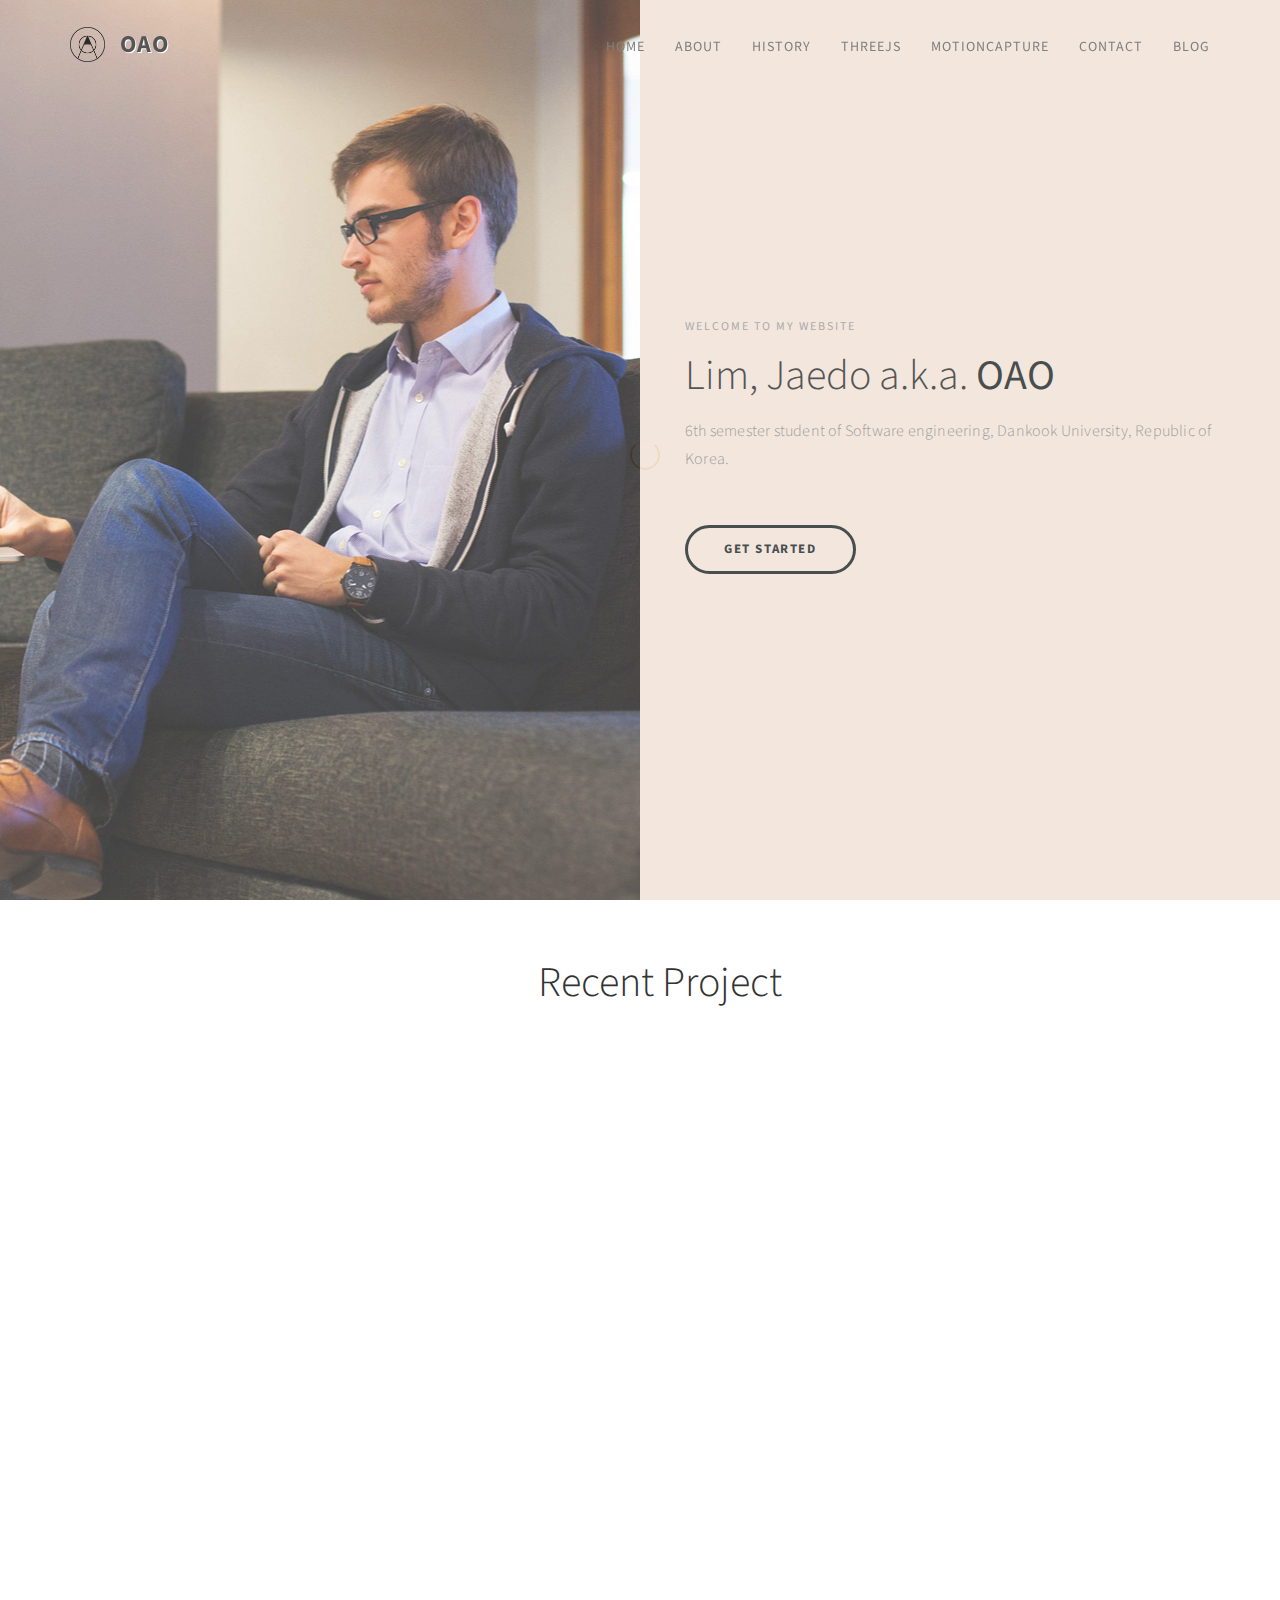
<file: index.html>
<!DOCTYPE html>
<html lang="en">
<head>

    <meta charset="UTF-8">
    <meta http-equiv="X-UA-Compatible" content="IE=Edge">
    <meta name="description" content="">
    <meta name="keywords" content="">
    <meta name="author" content="templatemo">
    <meta name="viewport" content="width=device-width, initial-scale=1, maximum-scale=1">

    <title>OAO's Dev Blog</title>
    <!--
    Stimulus Template
    http://www.templatemo.com/tm-498-stimulus
    -->
    <link rel="stylesheet" href="main/css/bootstrap.min.css">
    <link rel="stylesheet" href="main/css/animate.css">
    <link rel="stylesheet" href="main/css/font-awesome.min.css">
    <link rel="stylesheet" href="main/css/templatemo-style.css">

    <link href="https://fonts.googleapis.com/css?family=Source+Sans+Pro:300,400,700" rel="stylesheet">

</head>
<body data-spy="scroll" data-target=".navbar-collapse" data-offset="50">


<!-- PRE LOADER -->

<div class="preloader">
    <div class="spinner">
        <span class="spinner-rotate"></span>
    </div>
</div>


<!-- Navigation Section -->

<div class="navbar navbar-fixed-top custom-navbar" role="navigation">
    <div class="container">

        <!-- navbar header -->
        <div class="navbar-header">
            <button class="navbar-toggle" data-toggle="collapse" data-target=".navbar-collapse">
                <span class="icon icon-bar"></span>
                <span class="icon icon-bar"></span>
                <span class="icon icon-bar"></span>
            </button>
            <a href="./index.html" class="navbar-brand">
                <img src="./main/images/logo.png" alt="Logo" width="35" height="35">
            </a>
            <a href="./index.html" class="navbar-brand">
                OAO
            </a>
        </div>

        <div class="collapse navbar-collapse">
            <ul class="nav navbar-nav navbar-right">
                <li><a href="./index.html" class="smoothScroll">Home</a></li>
                <li><a href="./about/about.html" class="smoothScroll">About</a></li>
                <li><a href="./history/history.html" class="smoothScroll">History</a></li>
                <li><a href="./threejs/src/BVHnFBX.html" class="smoothScroll">ThreeJS</a></li>
                <li><a href="./motionCapture/motionCap.html" class="smoothScroll">MotionCapture</a></li>
                <li><a href="./contact/contact.html" class="smoothScroll">Contact</a></li>
                <li><a href="https://blog.naver.com/makitmine_" class="smoothScroll">Blog</a></li>
            </ul>
        </div>

    </div>
</div>


<!-- Home Section -->

<section id="home" class="parallax-section">
    <div class="container">
        <div class="row">

            <div class="col-md-6 col-sm-6">
                <div class="home-img"></div>
            </div>

            <div class="col-md-6 col-sm-6">
                <div class="home-thumb">
                    <div class="section-title">
                        <h4 class="wow fadeInUp" data-wow-delay="0.3s">welcome to my website</h4>
                        <h1 class="wow fadeInUp" data-wow-delay="0.5s">Lim, Jaedo a.k.a. <Strong>OAO</Strong></h1>
                        <p class="wow fadeInUp" data-wow-delay="0.7s">6th semester student of Software
                            engineering, Dankook University, Republic of Korea. </p>

                        <a href="./about/about.html" class="wow fadeInUp smoothScroll section-btn btn btn-success"
                           data-wow-delay="1.2s">Get Started</a>

                    </div>
                </div>
            </div>


        </div>
    </div>
</section>
<section style="text-align: center; margin-top:40px;">
    <div class="container">
        <div class="row">
                <ul>
                        <h1 style="margin-bottom:30px;">Recent Project</h1>
                        <iframe width="800" height="450" src="https://www.youtube.com/embed/evu5PrmdKAE"
                                title="YouTube video player" frameborder="0"
                                allow="accelerometer; autoplay; clipboard-write; encrypted-media; gyroscope; picture-in-picture; web-share"
                                allowfullscreen></iframe>
                </ul>
            </div>
        </div>
    </div>
</section>
<!-- Footer Section -->

<footer>
    <div class="container">
        <div class="row">

            <div class="col-md-12 col-sm-12">
                <div class="wow fadeInUp footer-copyright" data-wow-delay="0.3s">
                    <p>Copyright &copy; 2023 Lim, Jaedo

                        | Design: <a href="http://www.google.com/+templatemo" target="_parent">templatemo</a></p>
                </div>
                <ul class="wow fadeInUp social-icon" data-wow-delay="1.2s">
                    <li><a href="https://www.facebook.com/profile.php?id=100010563004237&locale=ko_KR" class="fa fa-facebook"></a></li>
                    <li><a href="https://twitter.com/project_OAO" class="fa fa-twitter"></a></li>
                    <li><a href="https://blog.naver.com/makitmine_" class="fa fa-pagelines"></a></li>
                    <li><a href="https://github.com/Project-OAO" class="fa fa-github"></a></li>
                    <li><a href="https://www.linkedin.com/in/%EC%9E%AC%EB%8F%84-%EC%9E%84-2b3198222/" class="fa fa-linkedin"></a></li>
                </ul>
            </div>

        </div>
    </div>
</footer>

<!-- SCRIPTS -->

<script src="main/js/jquery.js"></script>
<script src="main/js/bootstrap.min.js"></script>
<script src="main/js/jquery.parallax.js"></script>
<script src="main/js/smoothscroll.js"></script>
<script src="main/js/wow.min.js"></script>
<script src="main/js/custom.js"></script>

</body>
</html>
</file>
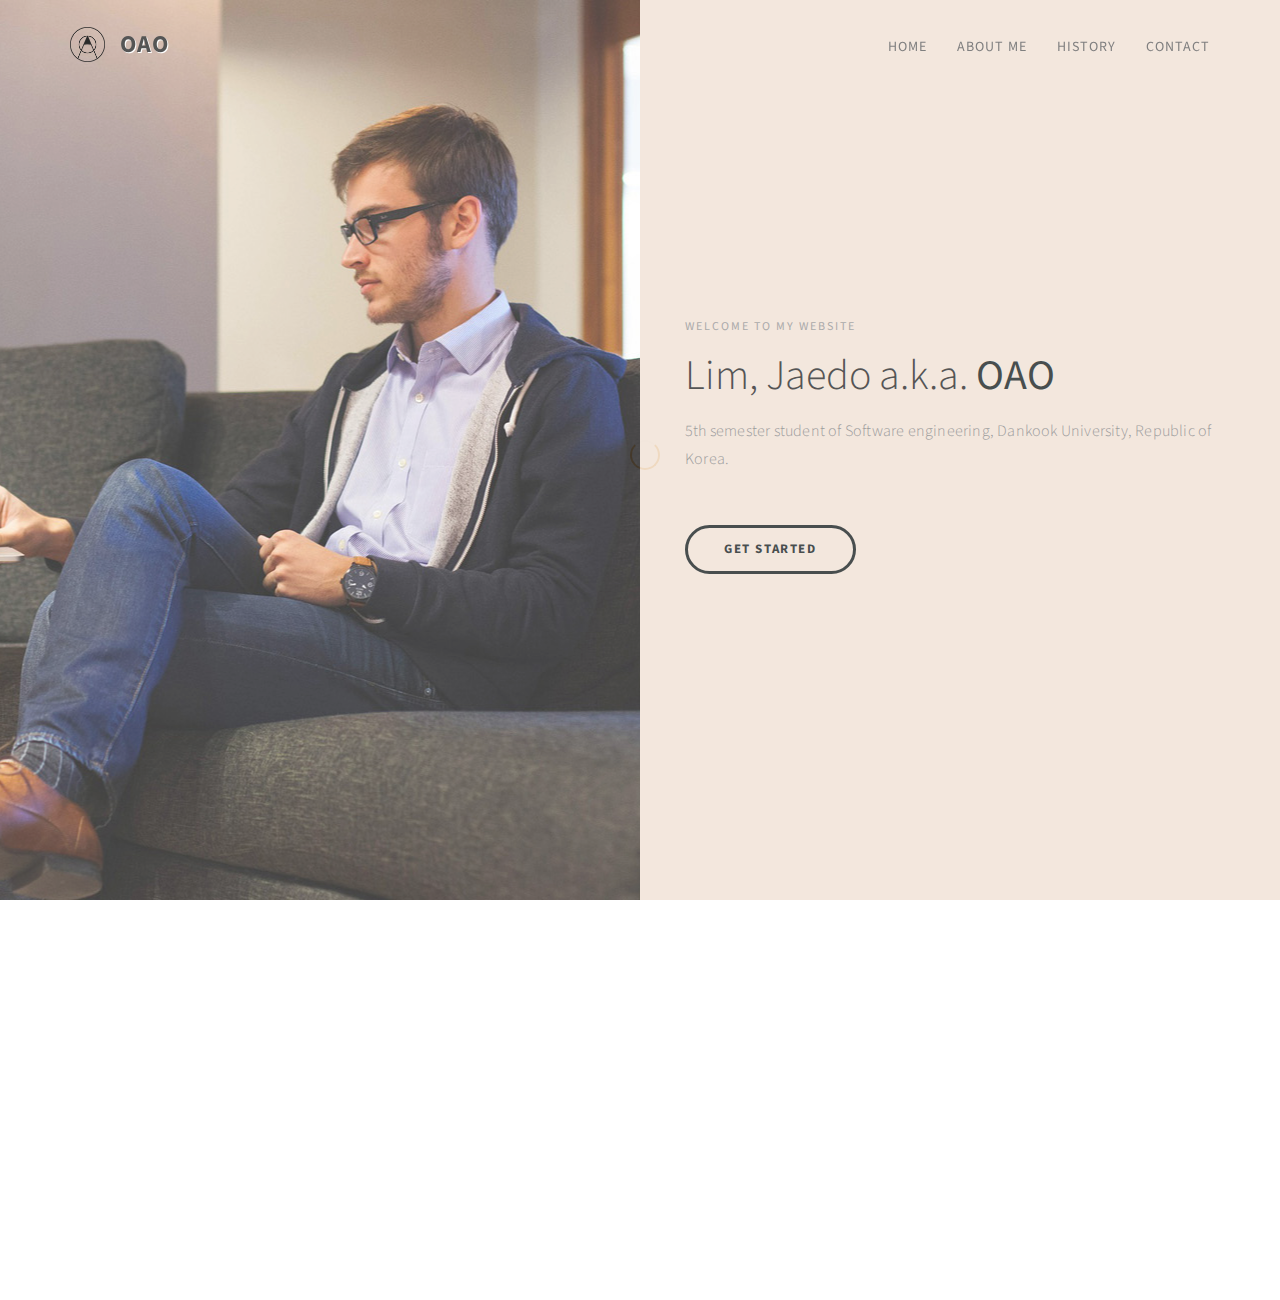
<file: index_backup.html>
<!DOCTYPE html>
<html lang="en">
<head>

    <meta charset="UTF-8">
    <meta http-equiv="X-UA-Compatible" content="IE=Edge">
    <meta name="description" content="">
    <meta name="keywords" content="">
    <meta name="author" content="templatemo">
    <meta name="viewport" content="width=device-width, initial-scale=1, maximum-scale=1">

    <title>OAO's Dev Blog</title>
    <!--
    Stimulus Template
    http://www.templatemo.com/tm-498-stimulus
    -->
    <link rel="stylesheet" href="main/css/bootstrap.min.css">
    <link rel="stylesheet" href="main/css/animate.css">
    <link rel="stylesheet" href="main/css/font-awesome.min.css">
    <link rel="stylesheet" href="main/css/templatemo-style.css">

    <link href="https://fonts.googleapis.com/css?family=Source+Sans+Pro:300,400,700" rel="stylesheet">

</head>
<body data-spy="scroll" data-target=".navbar-collapse" data-offset="50">


<!-- PRE LOADER -->

<div class="preloader">
    <div class="spinner">
        <span class="spinner-rotate"></span>
    </div>
</div>


<!-- Navigation Section -->

<div class="navbar navbar-fixed-top custom-navbar" role="navigation">
    <div class="container">

        <!-- navbar header -->
        <div class="navbar-header">
            <button class="navbar-toggle" data-toggle="collapse" data-target=".navbar-collapse">
                <span class="icon icon-bar"></span>
                <span class="icon icon-bar"></span>
                <span class="icon icon-bar"></span>
            </button>
            <a href="./index.html" class="navbar-brand">
                <img src="/main/images/logo.png" alt="Logo" width="35" height="35">
            </a>
            <a href="./index.html" class="navbar-brand">
                OAO
            </a>
        </div>

        <div class="collapse navbar-collapse">
            <ul class="nav navbar-nav navbar-right">
                <li><a href="./index.html" class="smoothScroll">Home</a></li>
                <li><a href="./about/about.html" class="smoothScroll">About Me</a></li>
                <li><a href="#experience" class="smoothScroll">History</a></li>
                <li><a href="#contact" class="smoothScroll">Contact</a></li>
            </ul>
        </div>

    </div>
</div>


<!-- Home Section -->

<section id="home" class="parallax-section">
    <div class="container">
        <div class="row">

            <div class="col-md-6 col-sm-6">
                <div class="home-img"></div>
            </div>

            <div class="col-md-6 col-sm-6">
                <div class="home-thumb">
                    <div class="section-title">
                        <h4 class="wow fadeInUp" data-wow-delay="0.3s">welcome to my website</h4>
                        <h1 class="wow fadeInUp" data-wow-delay="0.6s">Lim, Jaedo a.k.a. <Strong>OAO</Strong></h1>
                        <p class="wow fadeInUp" data-wow-delay="0.9s">5th semester student of Software
                            engineering, Dankook University, Republic of Korea. </p>

                        <a href="./about/about.html" class="wow fadeInUp smoothScroll section-btn btn btn-success" data-wow-delay="1.4s">Get Started</a>

                    </div>
                </div>
            </div>


        </div>
    </div>
</section>


<!--&lt;!&ndash; About Section &ndash;&gt;-->

<!--<section id="about" class="parallax-section">-->
<!--    <div class="container">-->
<!--        <div class="row">-->

<!--            <div class="col-md-6 col-sm-12">-->
<!--                <div class="about-thumb">-->
<!--                    <div class="wow fadeInUp section-title" data-wow-delay="0.4s">-->
<!--                        <h1>Donec auctor</h1>-->
<!--                        <p class="color-yellow">Sed vulputate vitae diam quis bibendum</p>-->
<!--                    </div>-->
<!--                    <div class="wow fadeInUp" data-wow-delay="0.8s">-->
<!--                        <p>Phasellus vulputate tellus nec tortor varius elementum. Curabitur at pulvinar ante. Duis dui urna, faucibus eget felis eu, iaculis congue sem. Mauris convallis eros massa.</p>-->
<!--                        <p>Quisque viverra iaculis aliquam. Etiam volutpat, justo non aliquam bibendum, sem nibh mollis erat, quis porta odio odio at velit.</p>-->
<!--                    </div>-->
<!--                </div>-->
<!--            </div>-->

<!--            <div class="col-md-3 col-sm-6">-->
<!--                <div class="background-image about-img"></div>-->
<!--&lt;!&ndash;                    <img src="./main/images/about-img.jpg">&ndash;&gt;-->
<!--            </div>-->

<!--            <div class="bg-yellow col-md-3 col-sm-6">-->
<!--                <div class="skill-thumb">-->
<!--                    <div class="wow fadeInUp section-title color-white" data-wow-delay="1.2s">-->
<!--                        <h1>My Skills</h1>-->
<!--                        <p class="color-white">Photoshop . HTML CSS JS . Web Design</p>-->
<!--                    </div>-->

<!--                    <div class=" wow fadeInUp skills-thumb" data-wow-delay="1.6s">-->
<!--                        <strong>Frontend Design</strong>-->
<!--                        <span class="color-white pull-right">90%</span>-->
<!--                        <div class="progress">-->
<!--                            <div class="progress-bar progress-bar-primary" role="progressbar" aria-valuenow="90" aria-valuemin="0" aria-valuemax="100" style="width: 90%;"></div>-->
<!--                        </div>-->

<!--                        <strong>Backend processing</strong>-->
<!--                        <span class="color-white pull-right">70%</span>-->
<!--                        <div class="progress">-->
<!--                            <div class="progress-bar progress-bar-primary" role="progressbar" aria-valuenow="70" aria-valuemin="0" aria-valuemax="100" style="width: 70%;"></div>-->
<!--                        </div>-->

<!--                        <strong>HTML5 & CSS3</strong>-->
<!--                        <span class="color-white pull-right">80%</span>-->
<!--                        <div class="progress">-->
<!--                            <div class="progress-bar progress-bar-primary" role="progressbar" aria-valuenow="80" aria-valuemin="0" aria-valuemax="100" style="width: 80%;"></div>-->
<!--                        </div>-->
<!--                    </div>-->

<!--                </div>-->
<!--            </div>-->

<!--        </div>-->
<!--    </div>-->
<!--</section>-->


<!--&lt;!&ndash; Service Section &ndash;&gt;-->

<!--<section id="service" class="parallax-section">-->
<!--    <div class="container">-->
<!--        <div class="row">-->

<!--            <div class="bg-yellow col-md-3 col-sm-6">-->
<!--                <div class="wow fadeInUp color-white service-thumb" data-wow-delay="0.8s">-->
<!--                    <i class="fa fa-desktop"></i>-->
<!--                    <h3>Interface Design</h3>-->
<!--                    <p class="color-white">Phasellus vulputate tellus nec tortor varius elementum. Curabitur at pulvinar ante.</p>-->
<!--                </div>-->
<!--            </div>-->

<!--            <div class="col-md-3 col-sm-6">-->
<!--                <div class="wow fadeInUp color-white service-thumb" data-wow-delay="1.2s">-->
<!--                    <i class="fa fa-paper-plane"></i>-->
<!--                    <h3>Media Strategy</h3>-->
<!--                    <p class="color-white">Curabitur at pulvinar ante. Duis dui urna, faucibus eget felis eu, iaculis congue sem.</p>-->
<!--                </div>-->
<!--            </div>-->

<!--            <div class="bg-dark col-md-3 col-sm-6">-->
<!--                <div class="wow fadeInUp color-white service-thumb" data-wow-delay="1.6s">-->
<!--                    <i class="fa fa-table"></i>-->
<!--                    <h3>Mobile App</h3>-->
<!--                    <p class="color-white">Mauris convallis eros massa, vitae euismod arcu tempus ut. Quisque viverra iaculis.</p>-->
<!--                </div>-->
<!--            </div>-->

<!--            <div class="bg-white col-md-3 col-sm-6">-->
<!--                <div class="wow fadeInUp service-thumb" data-wow-delay="1.8s">-->
<!--                    <i class="fa fa-html5"></i>-->
<!--                    <h3>Coding</h3>-->
<!--                    <p>Mauris convallis eros massa, vitae euismod arcu tempus ut. Quisque viverra iaculis.</p>-->
<!--                </div>-->
<!--            </div>-->

<!--        </div>-->
<!--    </div>-->
<!--</section>-->


<!--&lt;!&ndash; Experience Section &ndash;&gt;-->

<!--<section id="experience" class="parallax-section">-->
<!--    <div class="container">-->
<!--        <div class="row">-->

<!--            <div class="col-md-6 col-sm-6">-->
<!--                <div class="background-image experience-img"></div>-->
<!--            </div>-->

<!--            <div class="col-md-6 col-sm-6">-->
<!--                <div class="color-white experience-thumb">-->
<!--                    <div class="wow fadeInUp section-title" data-wow-delay="0.8s">-->
<!--                        <h1>My Experiences</h1>-->
<!--                        <p class="color-white">Previous companies and my tasks</p>-->
<!--                    </div>-->

<!--                    <div class="wow fadeInUp color-white media" data-wow-delay="1.2s">-->
<!--                        <div class="media-object media-left">-->
<!--                            <i class="fa fa-laptop"></i>-->
<!--                        </div>-->
<!--                        <div class="media-body">-->
<!--                            <h3 class="media-heading">Graphic Designer <small>2014 Jul - 2015 Sep</small></h3>-->
<!--                            <p class="color-white">Lorem ipsum dolor sit amet, consectetur adipisicing elit.</p>-->
<!--                        </div>-->
<!--                    </div>-->

<!--                    <div class="wow fadeInUp color-white media" data-wow-delay="1.6s">-->
<!--                        <div class="media-object media-left">-->
<!--                            <i class="fa fa-laptop"></i>-->
<!--                        </div>-->
<!--                        <div class="media-body">-->
<!--                            <h3 class="media-heading">Web Designer <small>2015 Oct - 2017 Jan</small></h3>-->
<!--                            <p class="color-white">Lorem ipsum dolor sit amet, consectetur adipisicing elit.</p>-->
<!--                        </div>-->
<!--                    </div>-->

<!--                </div>-->
<!--            </div>-->

<!--        </div>-->
<!--    </div>-->
<!--</section>-->


<!--&lt;!&ndash; Education Section &ndash;&gt;-->

<!--<section id="education" class="parallax-section">-->
<!--    <div class="container">-->
<!--        <div class="row">-->

<!--            <div class="col-md-6 col-sm-6">-->
<!--                <div class="color-white education-thumb">-->
<!--                    <div class="wow fadeInUp section-title" data-wow-delay="0.8s">-->
<!--                        <h1>My Education</h1>-->
<!--                        <p class="color-white">In cursus orci non ipsum gravida dignissim</p>-->
<!--                    </div>-->

<!--                    <div class="wow fadeInUp color-white media" data-wow-delay="1.2s">-->
<!--                        <div class="media-object media-left">-->
<!--                            <i class="fa fa-laptop"></i>-->
<!--                        </div>-->
<!--                        <div class="media-body">-->
<!--                            <h3 class="media-heading">Master in Design <small>2012 Jan - 2014 May</small></h3>-->
<!--                            <p class="color-white">Etiam iaculis elit in mauris ullamcorper auctor. Proin a sapien id orci ullamcorper dignissim eu in neque. </p>-->
<!--                        </div>-->
<!--                    </div>-->

<!--                    <div class="wow fadeInUp color-white media" data-wow-delay="1.6s">-->
<!--                        <div class="media-object media-left">-->
<!--                            <i class="fa fa-laptop"></i>-->
<!--                        </div>-->
<!--                        <div class="media-body">-->
<!--                            <h3 class="media-heading">Bachelor of Arts <small>2008 May - 2011 Dec</small></h3>-->
<!--                            <p class="color-white">Orci varius natoque penatibus et magnis dis parturient montes, nascetur ridiculus mus.</p>-->
<!--                        </div>-->
<!--                    </div>-->

<!--                </div>-->
<!--            </div>-->

<!--            <div class="col-md-6 col-sm-6">-->
<!--                <div class="background-image education-img"></div>-->
<!--            </div>-->

<!--        </div>-->
<!--    </div>-->
<!--</section>-->


<!--&lt;!&ndash; Quotes Section &ndash;&gt;-->

<!--<section id="quotes" class="parallax-section">-->
<!--    <div class="overlay"></div>-->
<!--    <div class="container">-->
<!--        <div class="row">-->

<!--            <div class="col-md-offset-1 col-md-10 col-sm-12">-->
<!--                <i class="wow fadeInUp fa fa-star" data-wow-delay="0.6s"></i>-->
<!--                <h2 class="wow fadeInUp" data-wow-delay="0.8s">Proin lobortis eu diam et facilisis. Fusce nisi nibh, molestie in vestibulum quis, auctor et orci.</h2>-->
<!--                <p class="wow fadeInUp" data-wow-delay="1s">Curabitur at pulvinar ante. Duis dui urna, faucibus eget felis eu, iaculis congue sem.</p>-->
<!--            </div>-->

<!--        </div>-->
<!--    </div>-->
<!--</section>-->


<!--&lt;!&ndash; Contact Section &ndash;&gt;-->

<!--<section id="contact" class="parallax-section">-->
<!--    <div class="container">-->
<!--        <div class="row">-->

<!--            <div class="col-md-6 col-sm-12">-->
<!--                <div class="contact-form">-->
<!--                    <div class="wow fadeInUp section-title" data-wow-delay="0.2s">-->
<!--                        <h1 class="color-white">Say hello..</h1>-->
<!--                        <p class="color-white">Integer ut consectetur est. In cursus orci non ipsum gravida dignissim.</p>-->
<!--                    </div>-->

<!--                    <div id="contact-form">-->
<!--                        <form action="#template-mo" method="post">-->
<!--                            <div class="wow fadeInUp" data-wow-delay="1s">-->
<!--                                <input name="fullname" type="text" class="form-control" id="fullname" placeholder="Your Name">-->
<!--                            </div>-->
<!--                            <div class="wow fadeInUp" data-wow-delay="1.2s">-->
<!--                                <input name="email" type="email" class="form-control" id="email" placeholder="Your Email">-->
<!--                            </div>-->
<!--                            <div class="wow fadeInUp" data-wow-delay="1.4s">-->
<!--                                <textarea name="message" rows="5" class="form-control" id="message" placeholder="Write your message..."></textarea>-->
<!--                            </div>-->
<!--                            <div class="wow fadeInUp col-md-6 col-sm-8" data-wow-delay="1.6s">-->
<!--                                <input name="submit" type="submit" class="form-control" id="submit" value="Send">-->
<!--                            </div>-->
<!--                        </form>-->
<!--                    </div>-->

<!--                </div>-->
<!--            </div>-->

<!--            <div class="col-md-3 col-sm-6">-->
<!--                <div class="background-image contact-img"></div>-->
<!--            </div>-->

<!--            <div class="bg-dark col-md-3 col-sm-6">-->
<!--                <div class="contact-thumb">-->
<!--                    <div class="wow fadeInUp contact-info" data-wow-delay="0.6s">-->
<!--                        <h3 class="color-white">Visit my office</h3>-->
<!--                        <p>456 New Street 22000, New York City, USA</p>-->
<!--                    </div>-->

<!--                    <div class="wow fadeInUp contact-info" data-wow-delay="0.8s">-->
<!--                        <h3 class="color-white">Contact.</h3>-->
<!--                        <p><i class="fa fa-phone"></i> 01-0110-0220</p>-->
<!--                        <p><i class="fa fa-envelope-o"></i> <a href="mailto:hello@company.co">hello@company.co</a></p>-->
<!--                        <p><i class="fa fa-globe"></i> <a href="#">company.co</a></p>-->
<!--                    </div>-->

<!--                </div>-->
<!--            </div>-->

<!--        </div>-->
<!--    </div>-->
<!--</section>-->


<!-- Footer Section -->

<footer>
    <div class="container">
        <div class="row">

            <div class="col-md-12 col-sm-12">
                <div class="wow fadeInUp footer-copyright" data-wow-delay="0.6s">
                    <p>Copyright &copy; 2023 Lim, Jaedo

                        | Design: <a href="http://www.google.com/+templatemo" target="_parent">templatemo</a></p>
                </div>
                <ul class="wow fadeInUp social-icon" data-wow-delay="0.8s">
                    <li><a href="https://www.facebook.com/profile.php?id=100010563004237&locale=ko_KR" class="fa fa-facebook"></a></li>
                    <li><a href="https://twitter.com/project_OAO" class="fa fa-twitter"></a></li>
                    <li><a href="https://blog.naver.com/makitmine_" class="fa fa-pagelines"></a></li>
                    <li><a href="https://github.com/Project-OAO" class="fa fa-github"></a></li>
                    <li><a href="https://www.linkedin.com/in/%EC%9E%AC%EB%8F%84-%EC%9E%84-2b3198222/" class="fa fa-linkedin"></a></li>
                </ul>
            </div>

        </div>
    </div>
</footer>

<!-- SCRIPTS -->

<script src="main/js/jquery.js"></script>
<script src="main/js/bootstrap.min.js"></script>
<script src="main/js/jquery.parallax.js"></script>
<script src="main/js/smoothscroll.js"></script>
<script src="main/js/wow.min.js"></script>
<script src="main/js/custom.js"></script>

</body>
</html>
</file>
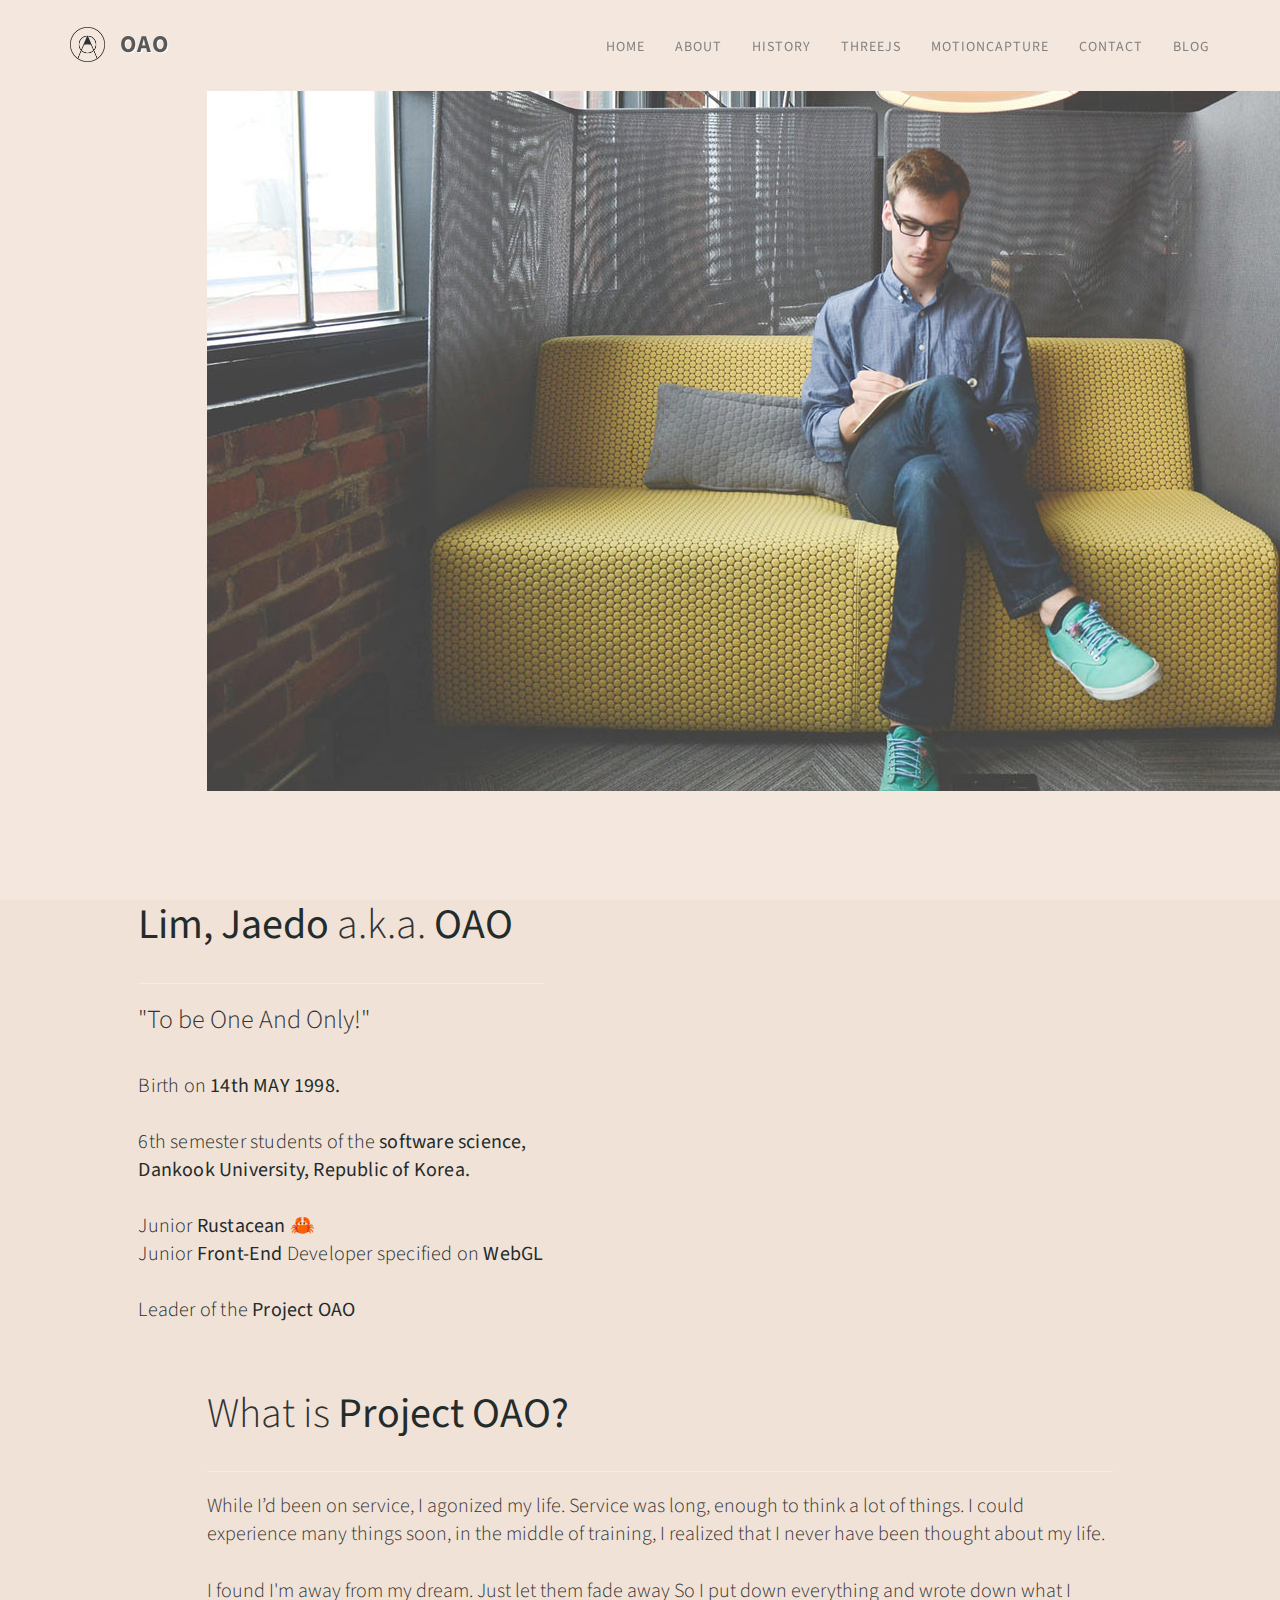
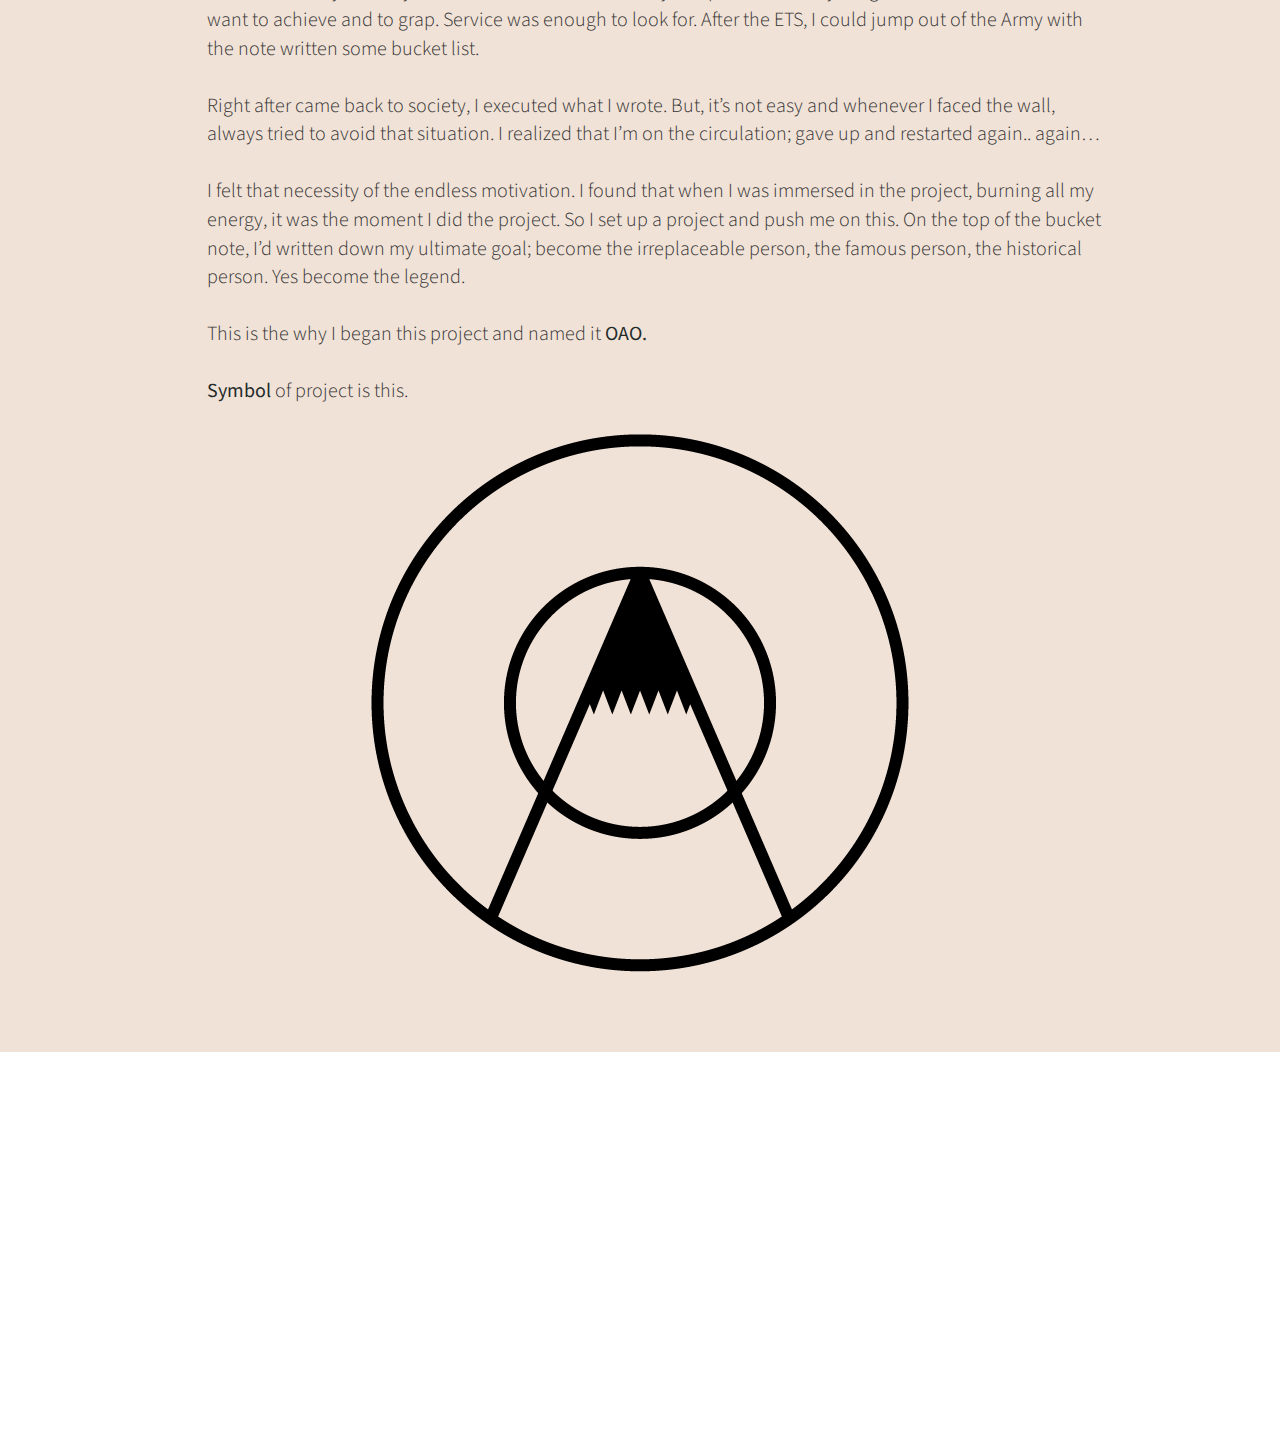
<file: about/about.html>
<!DOCTYPE html>
<html lang="en">
<head>

    <meta charset="UTF-8">
    <meta http-equiv="X-UA-Compatible" content="IE=Edge">
    <meta name="description" content="">
    <meta name="keywords" content="">
    <meta name="author" content="templatemo">
    <meta name="viewport" content="width=device-width, initial-scale=1, maximum-scale=1">

    <title>OAO's Dev Blog</title>
    <!--
    Stimulus Template
    http://www.templatemo.com/tm-498-stimulus
    -->
    <link rel="stylesheet" href="../main/css/bootstrap.min.css">
    <link rel="stylesheet" href="../main/css/animate.css">
    <link rel="stylesheet" href="../main/css/font-awesome.min.css">
    <link rel="stylesheet" href="../main/css/rust.css">
    <link rel="stylesheet" href="./css/about.css">

    <link href="https://fonts.googleapis.com/css?family=Source+Sans+Pro:300,400,700" rel="stylesheet">

</head>
<body data-spy="scroll" data-target=".navbar-collapse" data-offset="50">

<!-- PRE LOADER -->

<div class="preloader">
    <div class="spinner">
        <span class="spinner-rotate"></span>
    </div>
</div>

<!-- Navigation Section -->
<div class="bg_color">
<div class="navbar navbar-fixed-top custom-navbar" role="navigation">
    <div class="container">

        <!-- navbar header -->
        <div class="navbar-header">
            <button class="navbar-toggle" data-toggle="collapse" data-target=".navbar-collapse">
                <span class="icon icon-bar"></span>
                <span class="icon icon-bar"></span>
                <span class="icon icon-bar"></span>
            </button>
            <a href="../index.html" class="navbar-brand">
                <img src="../main/images/logo.png" alt="Logo" width="35" height="35">
            </a>
            <a href="../index.html" class="navbar-brand">
                OAO
            </a>
        </div>

        <div class="collapse navbar-collapse">
            <ul class="nav navbar-nav navbar-right">
                <li><a href="../index.html" class="smoothScroll">Home</a></li>
                <li><a href="./about.html" class="smoothScroll">About</a></li>
                <li><a href="../history/history.html" class="smoothScroll">History</a></li>
                <li><a href="../threejs/src/BVHnFBX.html" class="smoothScroll">ThreeJS</a></li>
                <li><a href="../motionCapture/motionCap.html" class="smoothScroll">MotionCapture</a></li>
                <li><a href="../contact/contact.html" class="smoothScroll">Contact</a></li>
                <li><a href="https://blog.naver.com/makitmine_" class="smoothScroll">Blog</a></li>
            </ul>
        </div>

    </div>
</div>

<section class="parallax-section">
    <div class="container">
        <div class="introduction_1">
            <img id="about-img" src="../main/images/about-img.jpg">
        </div>
        <div class="introduction_2">
            <h1>
                <Strong>Lim, Jaedo</Strong> a.k.a. <strong>OAO</strong>
            </h1>
            <hr>
            <h3>"To be One And Only!"</h3>
            <br>
            <p class="about_body">
                Birth on <strong>14th MAY 1998.</strong>
                <br><br>
                6th semester students of the <strong>software science, <br>Dankook University, Republic of
                Korea.</strong>
                <br><br>
                Junior <strong>Rustacean</strong> 🦀<br>
                Junior <strong>Front-End</strong> Developer specified on <strong>WebGL</strong>
                <br><br>
                Leader of the <Strong>Project OAO</Strong>
            </p>
        </div>
    </div>
</section>
<section class='parallax-section'>
    <div class="container">
        <div class="introduction_3">
            <h1>What is <strong>Project OAO?</strong></h1>
            <hr>
            While I’d been on service, I agonized my life. Service was long, enough to think a lot of things. I could
            experience many things soon, in the middle of training, I realized that I never have been thought about my
            life.
            <br><br>
            I found I'm away from my dream. Just let them fade away So I put down everything and wrote down what I want
            to
            achieve and to grap.
            Service was enough to look for. After the ETS, I could jump out of the Army with the note written some
            bucket list.
            <br><br>
            Right after came back to society, I executed what I wrote. But, it’s not easy and whenever I faced the wall, always tried to avoid that situation. I realized that I’m on the circulation; gave up and restarted again.. again…
            <br><br>
            I felt that necessity of the endless motivation. I found that when I was immersed in the project, burning
            all my energy, it was the moment I did the project. So I
            set up a project and push me on this. On the top of the bucket note, I’d written down my ultimate
            goal; become the irreplaceable person, the famous person, the historical person. Yes become the legend.
            <br><br>
            This is the why I began this project and named it <strong>OAO.</strong>
            <br><br>
            <strong>Symbol</strong> of project is this.
            <br><br>

        </div>
        <div id="img_center">
            <img src="../main/images/logo.png">
        </div>
    </div>
</section>
</div>

<!-- Footer Section -->

<footer id="footer">
    <div class="container">
        <div class="row">

            <div class="col-md-12 col-sm-12">
                <div class="wow fadeInUp footer-copyright" >
                    <p>Copyright &copy; 2023 Lim, Jaedo

                        | Design: <a href="http://www.google.com/+templatemo" target="_parent">templatemo</a></p>
                </div>
                <ul class="wow fadeInUp social-icon" >
                    <li><a href="https://www.facebook.com/profile.php?id=100010563004237&locale=ko_KR"
                           class="fa fa-facebook"></a></li>
                    <li><a href="https://twitter.com/project_OAO" class="fa fa-twitter"></a></li>
                    <li><a href="https://blog.naver.com/makitmine_" class="fa fa-pagelines"></a></li>
                    <li><a href="https://github.com/Project-OAO" class="fa fa-github"></a></li>
                    <li><a href="https://www.linkedin.com/in/%EC%9E%AC%EB%8F%84-%EC%9E%84-2b3198222/"
                           class="fa fa-linkedin"></a></li>
                </ul>
            </div>

        </div>
    </div>
</footer>

<!-- SCRIPTS -->

<script src="../main/js/jquery.js"></script>
<script src="../main/js/bootstrap.min.js"></script>
<script src="../main/js/jquery.parallax.js"></script>
<script src="../main/js/smoothscroll.js"></script>
<script src="../main/js/wow.min.js"></script>
<script src="../main/js/custom.js"></script>
</body>
</html>
</file>
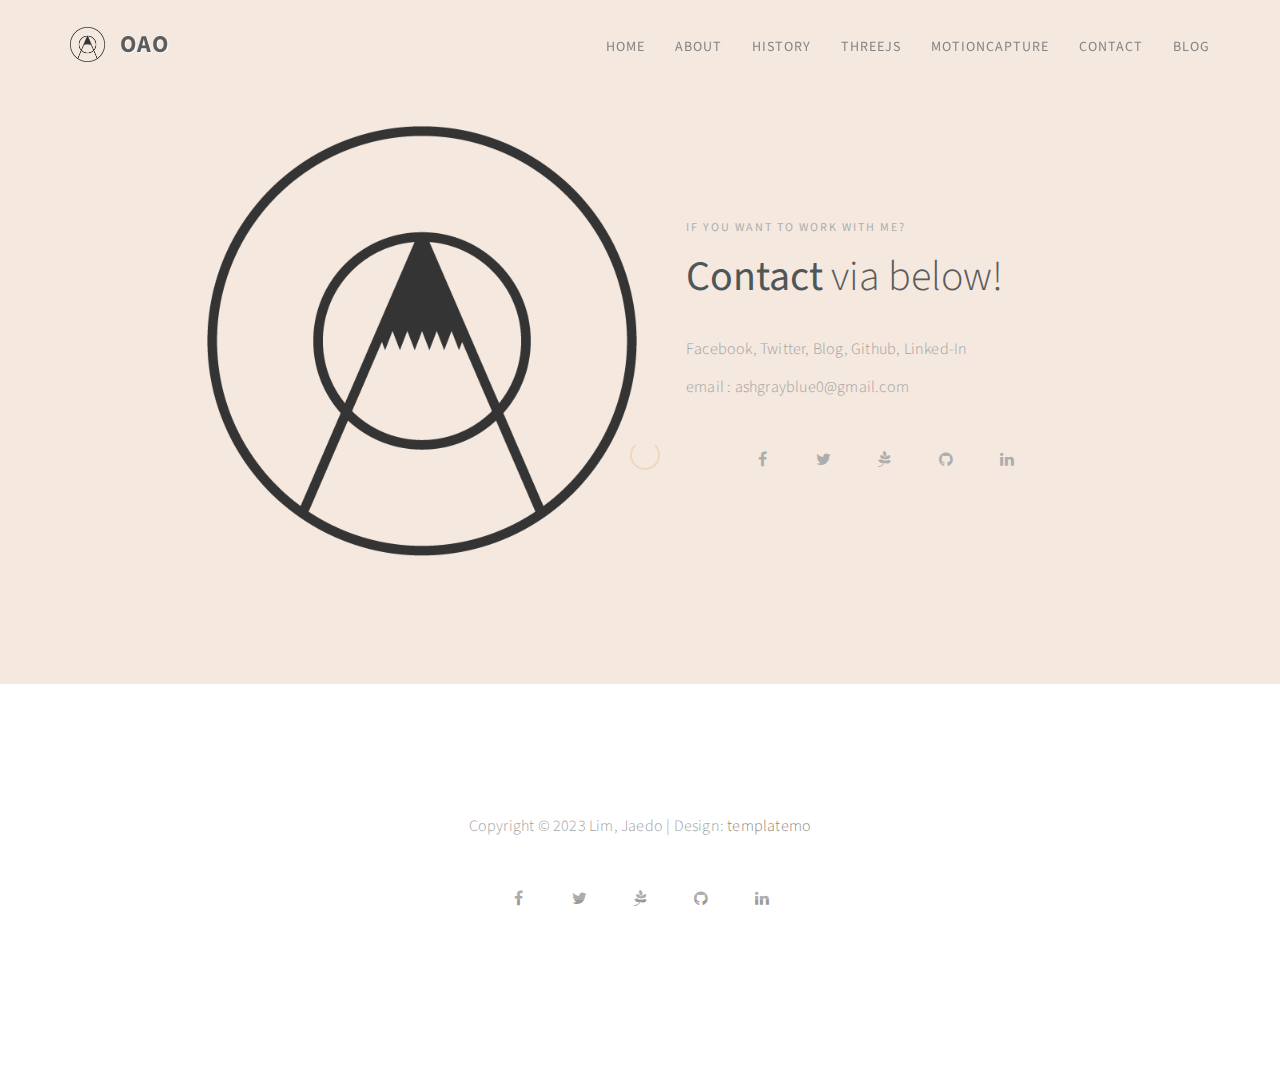
<file: contact/contact.html>
<!DOCTYPE html>
<html lang="en">
<head>

    <meta charset="UTF-8">
    <meta http-equiv="X-UA-Compatible" content="IE=Edge">
    <meta name="description" content="">
    <meta name="keywords" content="">
    <meta name="author" content="templatemo">
    <meta name="viewport" content="width=device-width, initial-scale=1, maximum-scale=1">

    <title>OAO's Dev Blog</title>
    <!--
    Stimulus Template
    http://www.templatemo.com/tm-498-stimulus
    -->
    <link rel="stylesheet" href="../main/css/bootstrap.min.css">
    <link rel="stylesheet" href="../main/css/animate.css">
    <link rel="stylesheet" href="../main/css/font-awesome.min.css">
    <link rel="stylesheet" href="../main/css/rust.css">
    <link rel="stylesheet" href="./css/contact.css">

    <link href="https://fonts.googleapis.com/css?family=Source+Sans+Pro:300,400,700" rel="stylesheet">

</head>
<body data-spy="scroll" data-target=".navbar-collapse" data-offset="50">

<!-- PRE LOADER -->

<div class="preloader">
    <div class="spinner">
        <span class="spinner-rotate"></span>
    </div>
</div>

<!-- Navigation Section -->
<div class="bg_color">
<div class="navbar navbar-fixed-top custom-navbar" role="navigation">
    <div class="container">

        <!-- navbar header -->
        <div class="navbar-header">
            <button class="navbar-toggle" data-toggle="collapse" data-target=".navbar-collapse">
                <span class="icon icon-bar"></span>
                <span class="icon icon-bar"></span>
                <span class="icon icon-bar"></span>
            </button>
            <a href="../index.html" class="navbar-brand">
                <img src="../main/images/logo.png" alt="Logo" width="35" height="35">
            </a>
            <a href="../index.html" class="navbar-brand">
                OAO
            </a>
        </div>

        <div class="collapse navbar-collapse">
            <ul class="nav navbar-nav navbar-right">
                <li><a href="../index.html" class="smoothScroll">Home</a></li>
                <li><a href="../about/about.html" class="smoothScroll">About</a></li>
                <li><a href="../history/history.html" class="smoothScroll">History</a></li>
                <li><a href="../threejs/src/BVHnFBX.html" class="smoothScroll">ThreeJS</a></li>
                <li><a href="../motionCapture/motionCap.html" class="smoothScroll">MotionCapture</a></li>
                <li><a href="./contact.html" class="smoothScroll">Contact</a></li>
                <li><a href="https://blog.naver.com/makitmine_" class="smoothScroll">Blog</a></li>
            </ul>
        </div>

    </div>
</div>

<section class="parallax-section">
    <div class="container">
        <div class="introduction_1">
            <img id="about-img" src="../main/images/logo.png">
        </div>
        <div class="introduction_2">
            <div class="col-md-6 col-sm-6">
                    <div class="section-title">
                        <h4 class="wow fadeInUp" data-wow-delay="0.3s">If you want to work with me?</h4>
                        <h1 class="wow fadeInUp" data-wow-delay="0.6s"><strong>Contact</strong> via below!</h1>
                        <br>
                        <p class="wow fadeInUp" data-wow-delay="0.9s">Facebook, Twitter, Blog, Github, Linked-In </p>
                        <p class="wow fadeInUp" data-wow-delay="1.2s">email : ashgrayblue0@gmail.com </p>
                        <ul class="wow fadeInUp social-icon" >
                            <li><a href="https://www.facebook.com/profile.php?id=100010563004237&locale=ko_KR"
                                   class="fa fa-facebook"></a></li>
                            <li><a href="https://twitter.com/project_OAO" class="fa fa-twitter"></a></li>
                            <li><a href="https://blog.naver.com/makitmine_" class="fa fa-pagelines"></a></li>
                            <li><a href="https://github.com/Project-OAO" class="fa fa-github"></a></li>
                            <li><a href="https://www.linkedin.com/in/%EC%9E%AC%EB%8F%84-%EC%9E%84-2b3198222/"
                                   class="fa fa-linkedin"></a></li>
                        </ul>
                    </div>
            </div>
        </div>
    </div>
</section>
</div>

<!-- Footer Section -->

<footer id="footer">
    <div class="container">
        <div class="row">

            <div class="col-md-12 col-sm-12">
                <div class="wow fadeInUp footer-copyright" >
                    <p>Copyright &copy; 2023 Lim, Jaedo

                        | Design: <a href="http://www.google.com/+templatemo" target="_parent">templatemo</a></p>
                </div>
                <ul class="wow fadeInUp social-icon" >
                    <li><a href="https://www.facebook.com/profile.php?id=100010563004237&locale=ko_KR"
                           class="fa fa-facebook"></a></li>
                    <li><a href="https://twitter.com/project_OAO" class="fa fa-twitter"></a></li>
                    <li><a href="https://blog.naver.com/makitmine_" class="fa fa-pagelines"></a></li>
                    <li><a href="https://github.com/Project-OAO" class="fa fa-github"></a></li>
                    <li><a href="https://www.linkedin.com/in/%EC%9E%AC%EB%8F%84-%EC%9E%84-2b3198222/"
                           class="fa fa-linkedin"></a></li>
                </ul>
            </div>

        </div>
    </div>
</footer>

<!-- SCRIPTS -->

<script src="../main/js/jquery.js"></script>
<script src="../main/js/bootstrap.min.js"></script>
<script src="../main/js/jquery.parallax.js"></script>
<script src="../main/js/smoothscroll.js"></script>
<script src="../main/js/wow.min.js"></script>
<script src="../main/js/custom.js"></script>
</body>
</html>
</file>
<file: main/css/templatemo-style.css>
/*

Stimulus Template

http://www.templatemo.com/tm-498-stimulus

*/

body {
	background: #ffffff;
    font-family: 'Source Sans Pro', sans-serif;
    font-style: normal;
	font-weight: 300;
    overflow-x: hidden;
}

html,body {
  width: 100%;
  height: 100%;
}


/*---------------------------------------
    Typorgraphy              
-----------------------------------------*/

h1,h2,h3,h4,h5,h6 {
  font-style: normal;
  font-weight: 300;
}

h1,h2,h3 {
  font-weight: 300;
}

h1 {
  font-size: 42px;
  padding-bottom: 14px;
  margin-bottom: 0px;
}

h2 {
  font-size: 42px;
  line-height: 52px;
  margin-top: 0px;
}

h3 {
  font-size: 26px;
  line-height: 32px;
  padding-bottom: 6px;
}

h4 {
  color: #999;
  font-size: 12px;
  font-weight: normal;
  letter-spacing: 2px;
  text-transform: uppercase;
  padding-top: 6px;
}

h5 {
  color: #666666;
}

strong {
  color: #232B2B;
  font-weight: normal;
}

p {
    color: #888;
    font-size: 16px;
    font-weight: 300;
    line-height: 28px;
    letter-spacing: 0.2px;
}

.section-btn {
  background-color: transparent;
  border: 3px solid #232B2B;
  border-radius: 100px;
  color: #232B2B;
  font-size: 13px;
  font-weight: bold;
  letter-spacing: 1.6px;
  padding: 12px 36px;
  margin-top: 42px;
  transition: all 0.4s ease-in-out;
  text-transform: uppercase;
}

.section-btn:hover {
  background: #E3AE57;
  border-color: transparent;
  color: #ffffff;
}

.btn-success:focus {
  background-color: #000;
  border-color: transparent;
}

.parallax-section {
  background-attachment: fixed !important;
  background-size: cover !important;
}

.section-title {
  position: relative;
  padding-bottom: 22px;
}

#about,
#service,
#experience,
#education,
#contact {
  position: relative;
}

#home .container,
#about .container, 
#experience .container,
#service .container,
#education .container,
#contact .container {
  width: 100%;
  padding: 0;
  margin: 0;
}

#experience .experience-thumb,
#education .education-thumb  {
  padding: 22px 42px 42px 42px;
}

#service,
#quotes,
footer {
  text-align: center;
}

#experience,
#education {
  background: #E9724C;
}

.background-image {
    background-position: 50% 50% !important;
    background-size: cover !important;
    width: 100%;
    height: 100%;
    min-height: 75vh;
    position: absolute;
    top: 0;
    right: 0;
    bottom: 0;
    left: 0;
}

.color-white {
  color: #ffffff;
}

.color-yellow {
  color: #E3AE57;
}

.bg-yellow {
  background: #E3AE57;
}

.bg-white {
  background: #ffffff;
}

.bg-dark {
  background: #161616;
}



/*---------------------------------------
    General               
-----------------------------------------*/

html{
  -webkit-font-smoothing: antialiased;
}

a {
  color: #E3AE57;
  -webkit-transition: 0.5s;
  -o-transition: 0.5s;
  transition: 0.5s;
  text-decoration: none !important;
}
a:hover, a:active, a:focus {
  color: #E3AE57;
  outline: none;
}

* {
  -webkit-box-sizing: border-box;
  -moz-box-sizing: border-box;
  box-sizing: border-box;
}

*:before,
*:after {
  -webkit-box-sizing: border-box;
  -moz-box-sizing: border-box;
  box-sizing: border-box;
}



/*---------------------------------------
    Preloader section              
-----------------------------------------*/

.preloader {
  position: fixed;
  top: 0;
  left: 0;
  width: 100%;
  height: 100%;
  z-index: 99999;
  display: flex;
  flex-flow: row nowrap;
  justify-content: center;
  align-items: center;
  background: none repeat scroll 0 0 #ffffff;
}

.spinner {
  border: 1px solid transparent;
  border-radius: 5px;
  position: relative;
}

.spinner:before {
  content: '';
  box-sizing: border-box;
  position: absolute;
  top: 50%;
  left: 50%;
  width: 30px;
  height: 30px;
  margin-top: -10px;
  margin-left: -10px;
  border-radius: 50%;
  border: 2px solid #E3AE57;
  border-top-color: #f9f9f9;
  animation: spinner .6s linear infinite;
}

@-webkit-@keyframes spinner {
  to {transform: rotate(360deg);}
}

@keyframes spinner {
  to {transform: rotate(360deg);}
}



/*---------------------------------------
    Navigation section              
-----------------------------------------*/

.custom-navbar {
    margin-bottom: 0;
    background-color: #ffffff;
}

.custom-navbar .navbar-brand {
    color: #333;
	text-shadow: 1px 1px #fff;
    font-weight: bold;
    font-size: 24px;
    line-height: 35px;
    letter-spacing: 1px;
}

.custom-navbar .nav li a {
    color: #666;
    font-size: 14px;
    font-weight: 400;
    letter-spacing: 1px;
    text-transform: uppercase;
    line-height: 40px;
    transition: all 0.4s ease-in-out;
}

.custom-navbar .nav li a:hover {
    background: transparent;
    color: #E3AE57;
}

.custom-navbar .navbar-nav > li > a:hover,
.custom-navbar .navbar-nav > li > a:focus {
  background-color: transparent;
}

.custom-navbar .nav li.active > a {
    background-color: transparent;
    color: #E3AE57;
}

.custom-navbar .navbar-toggle {
    border: none;
    padding-top: 10px;
}

.custom-navbar .navbar-toggle {
    background-color: transparent;
}

.custom-navbar .navbar-toggle .icon-bar {
    background: #E3AE57;
    border-color: transparent;
}

@media(min-width:768px) {
    .custom-navbar {
        padding: 12px 0;
        border-bottom: 0;
        background: 0 0; 
    }
    .custom-navbar.top-nav-collapse {
        background: #ffffff;
        box-shadow: 0px 2px 8px 0px rgba(50, 50, 50, 0.08);
        padding: 0;
    }

}



/*---------------------------------------
    Home section              
-----------------------------------------*/

#home h1 {
  padding-bottom: 18px;
}

#home .col-md-6 {
  background: #f1e2d7;
/* light blue color: #c3eafd; */
  padding-right: 0;
  padding-left: 0;
}

#home .home-img {
  background: url('../images/home-img.jpg') no-repeat;
  background-size: cover;
  background-position: 50% 50%;
  width: 100%;
  height: 100vh;
}

#home .home-thumb {
  display: -webkit-box;
  display: -webkit-flex;
  display: -ms-flexbox;
  display: flex;
  -webkit-box-align: center;
  -webkit-align-items: center;
  -ms-flex-align: center;
  align-items: center;
  height: 100vh;
  padding: 0 45px 0 45px;
}



/*---------------------------------------
   About section              
-----------------------------------------*/

#about .about-img {
    background: url('../images/about-img.jpg') no-repeat;
}

#about .about-thumb,
#about .skill-thumb {
  padding: 22px 32px 32px 32px;
}

#about .progress {
  background: #ffffff;
  border-radius: 0px;
  box-shadow: none;
  height: 2px;
}

#about .progress-bar-primary {
  background: #232B2B;
}

#about strong,
#about span {
  font-weight: bold;
  display: inline-block;
  padding-bottom: 8px;
}



/*---------------------------------------
    Service section              
-----------------------------------------*/

#service {
  background: #E9724C;
}

#service p {
  font-size: 18px;
  line-height: 30px;
}

#service .service-thumb {
  padding: 52px 22px 52px 22px;
}

#service .service-thumb .fa {
  font-size: 42px;
  padding-bottom: 22px;
}



/*---------------------------------------
    Experience section              
-----------------------------------------*/

#experience .experience-img {
  background: url('../images/experience-img.jpg') no-repeat;
}

#experience .media-heading {
  margin-bottom: 0px;
}

#experience .media .fa {
  font-size: 42px;
  margin-right: 14px;
}

#experience small {
  color: #633;
  font-weight: bold;
}

/*---------------------------------------
    Education section              
-----------------------------------------*/

#education {
  background: #E3AE57;
}

#education .education-img {
  background: url('../images/education-img.jpg') no-repeat;
}

#education .media-heading {
  margin-bottom: 0px;
}

#education .media .fa {
  font-size: 42px;
  margin-right: 14px;
}

#education small {
  color: #886D1E;
  font-weight: bold;
}



/*---------------------------------------
   Quotes section              
-----------------------------------------*/

#quotes {
    background: url('../images/quotes-bg.jpg') 50% 0 repeat-y fixed;
    background-size: cover;
    background-position: center center;
    color: #ffffff;
    position: relative;
    padding: 100px 0px;
}

#quotes .overlay {
    background: #121212;
    width: 100%;
    height: 100%;
    position: absolute;
    top: 0;
    opacity: 0.7;
}

#quotes .fa {
  font-size: 42px;
  margin-top: 32px;
  margin-bottom: 22px;
}

#quotes p {
  padding-top: 32px;
}


/*---------------------------------------
    Contact section              
-----------------------------------------*/

#contact {
  background: #E9724C;
}

#contact .contact-form,
#contact .contact-thumb {
  padding: 22px 32px 22px 32px;
  min-height: 75vh;
}

#contact .contact-img {
  background: url('../images/contact-img.jpg') no-repeat;
  min-height: 75vh;
}

#contact .contact-info {
  padding-top: 6px;
  padding-bottom: 6px;
}

#contact .form-control::-moz-placeholder{color:#ffffff;opacity:1}
#contact .form-control:-ms-input-placeholder{color:#ffffff}
#contact .form-control::-webkit-input-placeholder{color:#ffffff}

#contact .form-control {
  background: transparent;
  border: none;
  border-bottom: 1px solid #E3AE57;
  border-radius: 0px;
  box-shadow: none;
  color: #ffffff;
  font-size: 18px;
  margin-top: 10px;
  margin-bottom: 25px;
  transition: all 0.4s ease-in-out;
}

#contact .form-control:focus {
  border-bottom-color: #ffffff;
}

#contact input {
  height: 45px;
}

#contact input[type="submit"] {
  background: #ffffff;
  border: 2px solid transparent;
  border-radius: 40px;
  color: #161616;
  padding-bottom: 10px;
}

#contact input[type="submit"]:hover {
  background: transparent;
  border-color: #ffffff;
  color: #ffffff;
}

#contact .fa {
  padding-right: 10px;
}



/*---------------------------------------
   Footer section              
-----------------------------------------*/

footer {
    padding: 140px 0px;
}



/*---------------------------------------
   Social icon             
-----------------------------------------*/

.social-icon {
    position: relative;
    padding: 0;
    margin: 0;
    text-align: center;
}

.social-icon li {
    display: inline-block;
    list-style: none;
}

.social-icon li a {
    border: 2px solid transparent;
    color: #999;
    border-radius: 100px;
    cursor: pointer;
    font-size: 16px;
    text-decoration: none;
    transition: all 0.4s ease-in-out;
    width: 50px;
    height: 50px;
    line-height: 50px;
    text-align: center;
    vertical-align: middle;
    position: relative;
    margin: 22px 4px 10px 4px;
}

.social-icon li a:hover {
    background: #E3AE57;
    border-color: #ffffff;
    color: #ffffff;
    transform: scale(1.1);
}



/*---------------------------------------
   Mobile Responsive         
-----------------------------------------*/

@media only screen and (max-width: 580px) {
  h1 {
    font-size: 32px;
  }

  h2 {
    font-size: 28px;
    line-height: inherit;
  }

  h3 {
    font-size: 22px;
    line-height: inherit;
  }
}

@media only screen and (max-width: 767px) {
  .custom-navbar .navbar-brand {
    line-height: 18px;
  }

  #home .home-thumb {
    height: auto;
    padding-top: 32px;
    padding-bottom: 12px;
  }

  #home .container,
  #about .container, 
  #experience .container,
  #service .container,
  #education .container,
  #contact .container {
    padding-right: 15px;
    padding-left: 15px;
  }

  #about .col-md-3,
  #experience .col-md-6,
  #education .col-md-6,
  #contact .col-md-3 {
    padding: 0;
    margin: 0;
  }

  .background-image {
    position: relative;
    min-height: 65vh;
  }
}

@media only screen and (max-width: 1024px) {
  .section-title {
    padding-bottom: 12px;
  }

  footer {
    padding: 40px 0;
  }
}
</file>
<file: main/css/rust.css>
/*

Stimulus Template

http://www.templatemo.com/tm-498-stimulus

*/

body {
	background: #ffffff;
    font-family: 'Source Sans Pro', sans-serif;
    font-style: normal;
	font-weight: 300;
    overflow-x: hidden;
}

html,body {
  width: 100%;
  height: 100%;
}


/*---------------------------------------
    Typorgraphy              
-----------------------------------------*/

h1,h2,h3,h4,h5,h6 {
  font-style: normal;
  font-weight: 300;
}

h1,h2,h3 {
  font-weight: 300;
}

h1 {
  font-size: 42px;
  padding-bottom: 14px;
  margin-bottom: 0px;
}

h2 {
  font-size: 42px;
  line-height: 52px;
  margin-top: 0px;
}

h3 {
  font-size: 26px;
  line-height: 32px;
  padding-bottom: 6px;
}

h4 {
  color: #999;
  font-size: 12px;
  font-weight: normal;
  letter-spacing: 2px;
  text-transform: uppercase;
  padding-top: 6px;
}

h5 {
  color: #666666;
}

strong {
  color: #232B2B;
  font-weight: normal;
}

p {
    color: #888;
    font-size: 16px;
    font-weight: 300;
    line-height: 28px;
    letter-spacing: 0.2px;
}

.section-btn {
  background-color: transparent;
  border: 3px solid #232B2B;
  border-radius: 100px;
  color: #232B2B;
  font-size: 13px;
  font-weight: bold;
  letter-spacing: 1.6px;
  padding: 12px 36px;
  margin-top: 42px;
  transition: all 0.4s ease-in-out;
  text-transform: uppercase;
}

.section-btn:hover {
  background: #E3AE57;
  border-color: transparent;
  color: #ffffff;
}

.btn-success:focus {
  background-color: #000;
  border-color: transparent;
}

.parallax-section {
  background-attachment: fixed !important;
  background-size: cover !important;
}

.section-title {
  position: relative;
  padding-bottom: 22px;
}

#about,
#service,
#experience,
#education,
#contact {
  position: relative;
}

#home .container,
#about .container, 
#experience .container,
#service .container,
#education .container,
#contact .container {
  width: 100%;
  padding: 0;
  margin: 0;
}

#experience .experience-thumb,
#education .education-thumb  {
  padding: 22px 42px 42px 42px;
}

#service,
#quotes,
footer {
  text-align: center;
}

#experience,
#education {
  background: #E9724C;
}

.background-image {
    background-position: 50% 50% !important;
    background-size: cover !important;
    width: 100%;
    height: 100%;
    min-height: 75vh;
    position: absolute;
    top: 0;
    right: 0;
    bottom: 0;
    left: 0;
}

.color-white {
  color: #ffffff;
}

.color-yellow {
  color: #E3AE57;
}

.bg-yellow {
  background: #E3AE57;
}

.bg-white {
  background: #ffffff;
}

.bg-dark {
  background: #161616;
}



/*---------------------------------------
    General               
-----------------------------------------*/

html{
  -webkit-font-smoothing: antialiased;
}

a {
  color: #E3AE57;
  -webkit-transition: 0.5s;
  -o-transition: 0.5s;
  transition: 0.5s;
  text-decoration: none !important;
}
a:hover, a:active, a:focus {
  color: #E3AE57;
  outline: none;
}

* {
  -webkit-box-sizing: border-box;
  -moz-box-sizing: border-box;
  box-sizing: border-box;
}

*:before,
*:after {
  -webkit-box-sizing: border-box;
  -moz-box-sizing: border-box;
  box-sizing: border-box;
}



/*---------------------------------------
    Preloader section              
-----------------------------------------*/

.preloader {
  position: fixed;
  top: 0;
  left: 0;
  width: 100%;
  height: 100%;
  z-index: 99999;
  display: flex;
  flex-flow: row nowrap;
  justify-content: center;
  align-items: center;
  background: none repeat scroll 0 0 #ffffff;
}

.spinner {
  border: 1px solid transparent;
  border-radius: 5px;
  position: relative;
}

.spinner:before {
  content: '';
  box-sizing: border-box;
  position: absolute;
  top: 50%;
  left: 50%;
  width: 30px;
  height: 30px;
  margin-top: -10px;
  margin-left: -10px;
  border-radius: 50%;
  border: 2px solid #E3AE57;
  border-top-color: #f9f9f9;
  animation: spinner .6s linear infinite;
}

@-webkit-@keyframes spinner {
  to {transform: rotate(360deg);}
}

@keyframes spinner {
  to {transform: rotate(360deg);}
}



/*---------------------------------------
    Navigation section              
-----------------------------------------*/

.custom-navbar {
    margin-bottom: 0;
    background-color: #ffffff;
}

.custom-navbar .navbar-brand {
    color: #333;
	text-shadow: 1px 1px #fff;
    font-weight: bold;
    font-size: 24px;
    line-height: 35px;
    letter-spacing: 1px;
}

.custom-navbar .nav li a {
    color: #666;
    font-size: 14px;
    font-weight: 400;
    letter-spacing: 1px;
    text-transform: uppercase;
    line-height: 40px;
    transition: all 0.4s ease-in-out;
}

.custom-navbar .nav li a:hover {
    background: transparent;
    color: #E3AE57;
}

.custom-navbar .navbar-nav > li > a:hover,
.custom-navbar .navbar-nav > li > a:focus {
  background-color: transparent;
}

.custom-navbar .nav li.active > a {
    background-color: transparent;
    color: #E3AE57;
}

.custom-navbar .navbar-toggle {
    border: none;
    padding-top: 10px;
}

.custom-navbar .navbar-toggle {
    background-color: transparent;
}

.custom-navbar .navbar-toggle .icon-bar {
    background: #E3AE57;
    border-color: transparent;
}

@media(min-width:768px) {
    .custom-navbar {
        padding: 12px 0;
        border-bottom: 0;
        background: 0 0; 
    }
    .custom-navbar.top-nav-collapse {
        background: #ffffff;
        box-shadow: 0px 2px 8px 0px rgba(50, 50, 50, 0.08);
        padding: 0;
    }

}



/*---------------------------------------
    Home section              
-----------------------------------------*/

#home h1 {
  padding-bottom: 18px;
}

#home .col-md-6 {
  background: #f1e2d7;
/* light blue color: #c3eafd; */
  padding-right: 0;
  padding-left: 0;
}

#home .home-img {
  background: url('../images/home-img.jpg') no-repeat;
  background-size: cover;
  background-position: 50% 50%;
  width: 100%;
  height: 100vh;
}

#home .home-thumb {
  display: -webkit-box;
  display: -webkit-flex;
  display: -ms-flexbox;
  display: flex;
  -webkit-box-align: center;
  -webkit-align-items: center;
  -ms-flex-align: center;
  align-items: center;
  height: 100vh;
  padding: 0 45px 0 45px;
}

/*---------------------------------------
    Rust Home Section
-----------------------------------------*/

#rust_home .home-thumb {
    display: -webkit-box;
    display: -webkit-flex;
    display: -ms-flexbox;
    display: flex;
    -webkit-box-align: center;
    -webkit-align-items: center;
    -ms-flex-align: center;
    align-items: center;
    height: 60vh;
    padding: 0 45px 0 45px;
}

/*---------------------------------------
    Rust List Section
-----------------------------------------*/

#rust_pagenation .home-thumb,
#rust_list .home-thumb {
    display: -webkit-box;
    display: -webkit-flex;
    display: -ms-flexbox;
    display: flex;
    -webkit-box-align: center;
    -webkit-align-items: center;
    -ms-flex-align: center;
    align-items: center;
    height: 0vh;
    padding: 0 45px 0 45px;
}

#rust_list{
    margin-bottom: 60px;
}

table {
    border: 1px #a39485 solid;
    font-size: .9em;
    box-shadow: 0 2px 5px rgba(0,0,0,.25);
    width: 100%;
    border-collapse: collapse;
    border-radius: 5px;
    overflow: hidden;
    height: 30vh;
}

th {
    text-align: left;
}

thead {
    font-weight: bold;
    color: #fff;
    background: #73685d;
}

td, th {
    padding: 1em .5em;
    vertical-align: middle;
}

td {
    border-bottom: 1px solid rgba(0,0,0,.1);
    background: #fff;
}

a {
    color: #73685d;
}

#pagination a {
    color: #333;
    display:inline-block;
    margin-right:5px;
    cursor:pointer;
}
#pagination a:hover, #pagination a:focus{
    background-color: #E3AE57;
    color: white;
}
#pagination a.active{
    background-color: #E3AE57;
    color: white;

}
#pagination a:hover:not(.active){
    background-color: #E3AE57;
    color: white;
}

#page_list li{
    list-style: none;
    font-size : 20px;
}
/*server.html :: form tag*/

.button, #article-create-btn, #article-modify-btn{
    background-color : #333;
    color : white;
}

#server_input, #server_modify{
    margin-bottom: 60px;
}


@media all and (max-width: 768px) {

    table, thead, tbody, th, td, tr {
        display: block;
    }

    th {
        text-align: right;
    }

    table {
        position: relative;
        padding-bottom: 0;
        border: none;
        box-shadow: 0 0 10px rgba(0,0,0,.2);
    }

    thead {
        float: left;
        white-space: nowrap;
    }

    tbody {
        overflow-x: auto;
        overflow-y: hidden;
        position: relative;
        white-space: nowrap;
    }

    tr {
        display: inline-block;
        vertical-align: top;
    }

    th {
        border-bottom: 1px solid #a39485;
    }

    td {
        border-bottom: 1px solid #e5e5e5;
    }


}

/*---------------------------------------
   About section              
-----------------------------------------*/

#about .about-img {
    background: url('../images/about-img.jpg') no-repeat;
}

#about .about-thumb,
#about .skill-thumb {
  padding: 22px 32px 32px 32px;
}

#about .progress {
  background: #ffffff;
  border-radius: 0px;
  box-shadow: none;
  height: 2px;
}

#about .progress-bar-primary {
  background: #232B2B;
}

#about strong,
#about span {
  font-weight: bold;
  display: inline-block;
  padding-bottom: 8px;
}



/*---------------------------------------
    Service section              
-----------------------------------------*/

#service {
  background: #E9724C;
}

#service p {
  font-size: 18px;
  line-height: 30px;
}

#service .service-thumb {
  padding: 52px 22px 52px 22px;
}

#service .service-thumb .fa {
  font-size: 42px;
  padding-bottom: 22px;
}



/*---------------------------------------
    Experience section              
-----------------------------------------*/

#experience .experience-img {
  background: url('../images/experience-img.jpg') no-repeat;
}

#experience .media-heading {
  margin-bottom: 0px;
}

#experience .media .fa {
  font-size: 42px;
  margin-right: 14px;
}

#experience small {
  color: #633;
  font-weight: bold;
}

/*---------------------------------------
    Education section              
-----------------------------------------*/

#education {
  background: #E3AE57;
}

#education .education-img {
  background: url('../images/education-img.jpg') no-repeat;
}

#education .media-heading {
  margin-bottom: 0px;
}

#education .media .fa {
  font-size: 42px;
  margin-right: 14px;
}

#education small {
  color: #886D1E;
  font-weight: bold;
}



/*---------------------------------------
   Quotes section              
-----------------------------------------*/

#quotes {
    background: url('../images/quotes-bg.jpg') 50% 0 repeat-y fixed;
    background-size: cover;
    background-position: center center;
    color: #ffffff;
    position: relative;
    padding: 100px 0px;
}

#quotes .overlay {
    background: #121212;
    width: 100%;
    height: 100%;
    position: absolute;
    top: 0;
    opacity: 0.7;
}

#quotes .fa {
  font-size: 42px;
  margin-top: 32px;
  margin-bottom: 22px;
}

#quotes p {
  padding-top: 32px;
}


/*---------------------------------------
    Contact section              
-----------------------------------------*/

#contact {
  background: #E9724C;
}

#contact .contact-form,
#contact .contact-thumb {
  padding: 22px 32px 22px 32px;
  min-height: 75vh;
}

#contact .contact-img {
  background: url('../images/contact-img.jpg') no-repeat;
  min-height: 75vh;
}

#contact .contact-info {
  padding-top: 6px;
  padding-bottom: 6px;
}

#contact .form-control::-moz-placeholder{color:#ffffff;opacity:1}
#contact .form-control:-ms-input-placeholder{color:#ffffff}
#contact .form-control::-webkit-input-placeholder{color:#ffffff}

#contact .form-control {
  background: transparent;
  border: none;
  border-bottom: 1px solid #E3AE57;
  border-radius: 0px;
  box-shadow: none;
  color: #ffffff;
  font-size: 18px;
  margin-top: 10px;
  margin-bottom: 25px;
  transition: all 0.4s ease-in-out;
}

#contact .form-control:focus {
  border-bottom-color: #ffffff;
}

#contact input {
  height: 45px;
}

#contact input[type="submit"] {
  background: #ffffff;
  border: 2px solid transparent;
  border-radius: 40px;
  color: #161616;
  padding-bottom: 10px;
}

#contact input[type="submit"]:hover {
  background: transparent;
  border-color: #ffffff;
  color: #ffffff;
}

#contact .fa {
  padding-right: 10px;
}



/*---------------------------------------
   Footer section              
-----------------------------------------*/

footer {
    padding: 140px 0px;
}



/*---------------------------------------
   Social icon             
-----------------------------------------*/

.social-icon {
    position: relative;
    padding: 0;
    margin: 0;
    text-align: center;
}

.social-icon li {
    display: inline-block;
    list-style: none;
}

.social-icon li a {
    border: 2px solid transparent;
    color: #999;
    border-radius: 100px;
    cursor: pointer;
    font-size: 16px;
    text-decoration: none;
    transition: all 0.4s ease-in-out;
    width: 50px;
    height: 50px;
    line-height: 50px;
    text-align: center;
    vertical-align: middle;
    position: relative;
    margin: 22px 4px 10px 4px;
}

.social-icon li a:hover {
    background: #E3AE57;
    border-color: #ffffff;
    color: #ffffff;
    transform: scale(1.1);
}



/*---------------------------------------
   Mobile Responsive         
-----------------------------------------*/

@media only screen and (max-width: 580px) {
  h1 {
    font-size: 32px;
  }

  h2 {
    font-size: 28px;
    line-height: inherit;
  }

  h3 {
    font-size: 22px;
    line-height: inherit;
  }
}

@media only screen and (max-width: 767px) {
  .custom-navbar .navbar-brand {
    line-height: 18px;
  }

  #home .home-thumb {
    height: auto;
    padding-top: 32px;
    padding-bottom: 12px;
  }

  #home .container,
  #about .container, 
  #experience .container,
  #service .container,
  #education .container,
  #contact .container {
    padding-right: 15px;
    padding-left: 15px;
  }

  #about .col-md-3,
  #experience .col-md-6,
  #education .col-md-6,
  #contact .col-md-3 {
    padding: 0;
    margin: 0;
  }

  .background-image {
    position: relative;
    min-height: 65vh;
  }
}

@media only screen and (max-width: 1024px) {
  .section-title {
    padding-bottom: 12px;
  }

  footer {
    padding: 40px 0;
  }
}
</file>
<file: about/css/about.css>
/*#about-img{*/
/*    position:relative;*/
/*    margin-top:5%;*/
/*    margin-left:15%;*/
/*}*/

.introduction_1{
    position:static;
    float:left;
    margin-top:8%;
    margin-left:12%;
}
.introduction_2{
    position:static;
    float:left;
    margin-top:8%;
    margin-left:6%;
}
#footer{
    padding-top:10%;
}
.about_body{
    font-size:20px;
    color:#232B2B;
}
.introduction_3{
    position:static;
    margin-top:5%;
    margin-left:12%;
    margin-right:8.5%;
    font-size:20px;
}
#img_center{
    text-align:center;
    margin-bottom:7%;
}
.bg_color{
    background: #f1e2d7;
}
</file>
<file: contact/css/contact.css>
/*#about-img{*/
/*    position:relative;*/
/*    margin-top:5%;*/
/*    margin-left:15%;*/
/*}*/

.introduction_1{
    position:static;
    float:left;
    margin-top:8%;
    margin-left:12%;
    padding-right:3%;
}
.introduction_2{
    position:static;
    margin-top:18%;
    margin-left:25%;
    margin-bottom:60%;
}
#footer{
    padding-top:10%;
}
.about_body{
    font-size:20px;
    color:#232B2B;
}
.introduction_3{
    position:static;
    margin-top:5%;
    margin-left:12%;
    margin-right:8.5%;
    font-size:20px;
}
#img_center{
    text-align:center;
    margin-bottom:10%;
}
.bg_color{
    background: #f1e2d7;
}
#about-img{
    margin-top:8%;
    width:430px;
}
</file>
